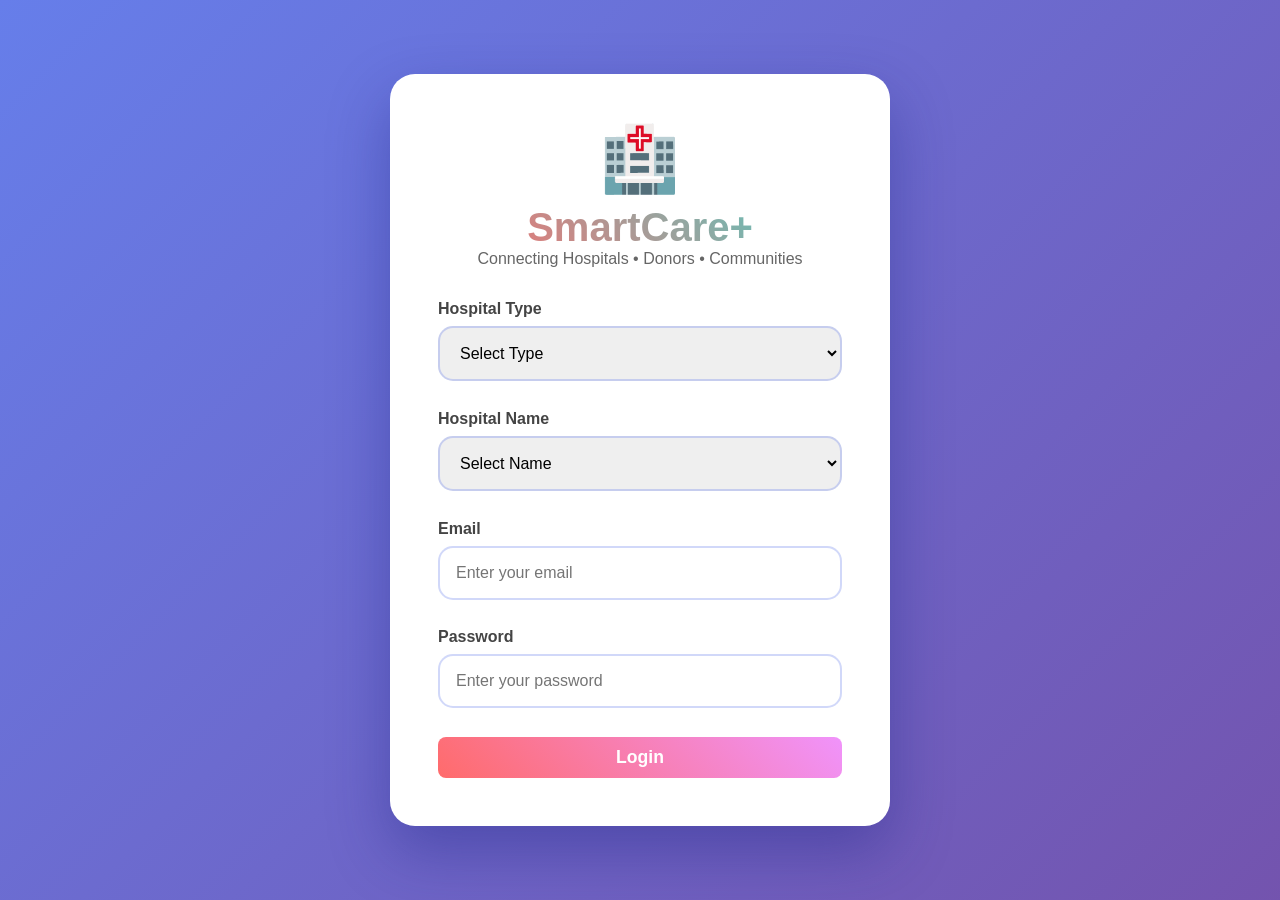
<file: SmartCare+/backend1/static/index.html>
<!DOCTYPE html>
<html lang="en">
<head>
    <meta charset="UTF-8">
    <title>SmartCare+ | Home</title>
    <link rel="stylesheet" href="index.css">
</head>
<body id="homeBody">
    <div class="login-container">
        <div class="login-card">
            <div class="login-logo">
                <div class="logo-icon">🏥</div>
                <h1>SmartCare+</h1>
                <p>Connecting Hospitals • Donors • Communities</p>
            </div>

            <form id="loginForm" onsubmit="handleLogin(event)">
                <div class="form-group">
                    <label for="hospitalType">Hospital Type</label>
                    <select id="hospitalType" onchange="updateHospitalNames()">
                        <option value="">Select Type</option>
                        <option value="government">Government</option>
                        <option value="private">Private</option>
                    </select>
                </div>

                <div class="form-group">
                    <label for="hospitalName">Hospital Name</label>
                    <select id="hospitalName">
                        <option value="">Select Name</option>
                    </select>
                </div>

                <div class="form-group">
                    <label for="email">Email</label>
                    <input type="email" id="email" placeholder="Enter your email" required>
                </div>

                <div class="form-group">
                    <label for="password">Password</label>
                    <input type="password" id="password" placeholder="Enter your password" required>
                </div>

                <button class="btn" type="submit">Login</button>
            </form>
        </div>
    </div>

    <script src="script.js"></script>
</body>
</html>
</file>
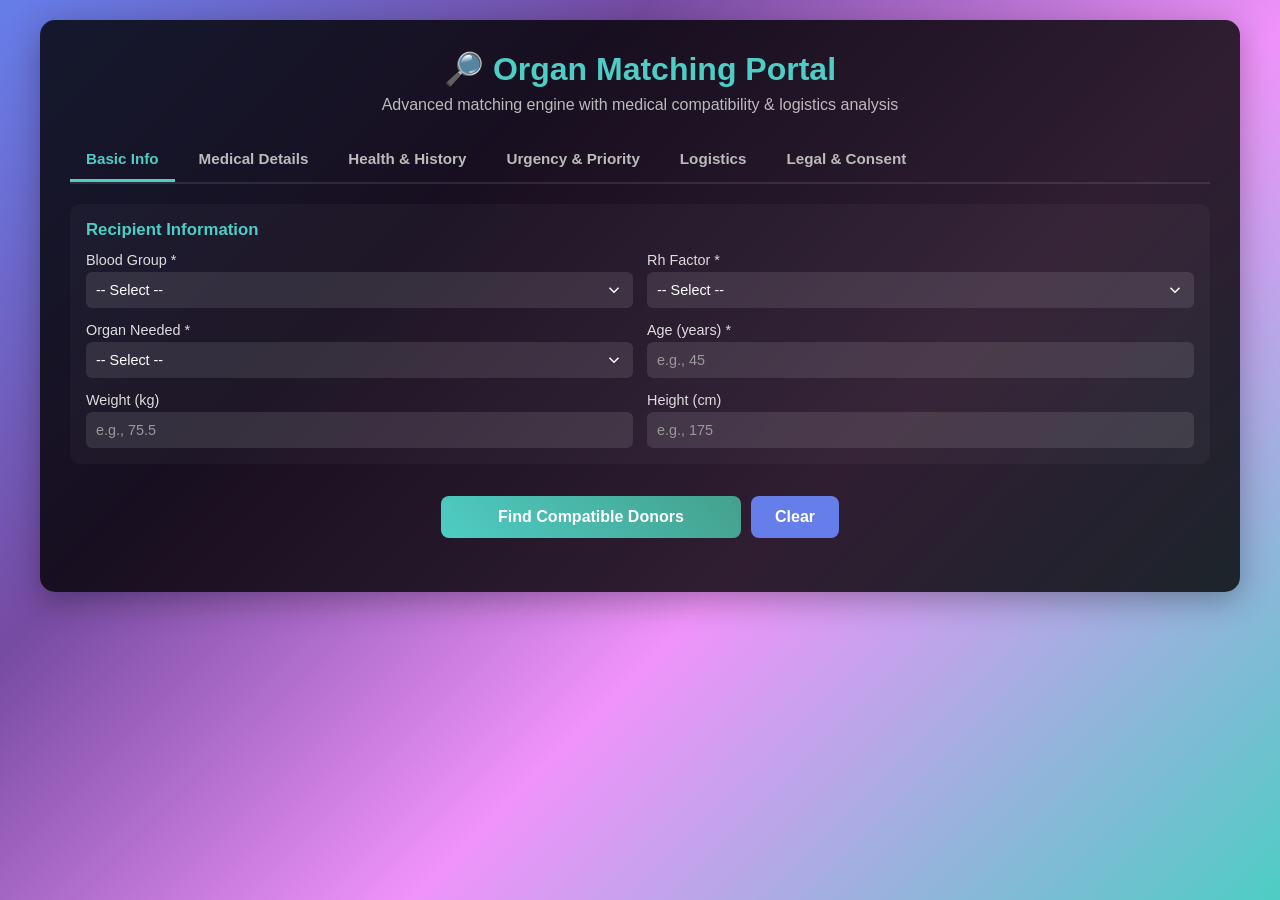
<file: SmartCare+/backend1/static/organ-matching.html>
<!DOCTYPE html>
<html lang="en">
<head>
  <meta charset="UTF-8">
  <title>Organ Matching Portal - SmartCare+</title>
  <style>
    * { margin:0; padding:0; box-sizing:border-box }
    body {
      font-family: 'Poppins', sans-serif;
      background: linear-gradient(135deg, #667eea 0%, #764ba2 30%, #f093fb 60%, #4ecdc4 100%);
      background-attachment: fixed;
      color: #fff;
      padding: 20px;
      min-height: 100vh;
    }
    .container { max-width: 1200px; margin: 0 auto; background: rgba(0,0,0,0.8); padding: 30px; border-radius: 15px; box-shadow: 0 8px 32px rgba(0,0,0,0.3) }
    h1 { text-align: center; color: #4ecdc4; margin-bottom: 8px; font-size: 2rem }
    .subtitle { text-align: center; color: #bbb; margin-bottom: 24px; font-size: 1rem }
    
    .tabs { display: flex; gap: 8px; margin-bottom: 20px; border-bottom: 2px solid rgba(255,255,255,0.1); flex-wrap: wrap }
    .tab-btn { background: transparent; color: #bbb; border: none; padding: 12px 16px; cursor: pointer; font-weight: 600; font-size: 0.95rem; border-bottom: 3px solid transparent; transition: 0.3s }
    .tab-btn.active { color: #4ecdc4; border-bottom-color: #4ecdc4 }
    .tab-btn:hover { color: #fff }
    
    .tab-content { display: none }
    .tab-content.active { display: block }
    
    .section { margin-bottom: 20px; padding: 16px; background: rgba(255,255,255,0.03); border-radius: 10px }
    .section h3 { color: #4ecdc4; margin-bottom: 12px; font-size: 1.05rem }
    .grid { display: grid; grid-template-columns: repeat(auto-fit, minmax(250px, 1fr)); gap: 14px }
    .grid-2 { grid-template-columns: repeat(2, 1fr) }
    
    label { display: block; color: #ddd; font-size: 0.9rem; margin-bottom: 4px }
    input, select, textarea { width: 100%; padding: 10px; border: none; border-radius: 6px; font-size: 0.9rem; background: rgba(255,255,255,0.1); color: #fff }
    input::placeholder { color: #999 }
    
    /* Enhanced dropdown styling for dark theme */
    select {
      background: rgba(255,255,255,0.1) url("data:image/svg+xml;charset=UTF-8,%3csvg xmlns='http://www.w3.org/2000/svg' viewBox='0 0 24 24' fill='none' stroke='white' stroke-width='2'%3e%3cpolyline points='6 9 12 15 18 9'%3e%3c/polyline%3e%3c/svg%3e") no-repeat right 10px center;
      background-size: 18px;
      padding-right: 36px;
      appearance: none;
      -webkit-appearance: none;
      -moz-appearance: none;
      cursor: pointer;
    }
    
    /* Color the select options with dark backgrounds */
    select option {
      background: #2a2a3e;
      color: #ddd;
      padding: 8px;
      line-height: 1.5;
    }
    
    /* Hover state for options */
    select option:hover {
      background: #3a3a50;
      color: #4ecdc4;
    }
    
    /* Selected option styling */
    select option:checked {
      background: linear-gradient(#4ecdc4, #4ecdc4);
      background-color: #4ecdc4;
      color: #000;
    }
    
    /* Webkit-specific styling for Chrome/Safari */
    select::-webkit-scrollbar {
      width: 8px;
    }
    
    select::-webkit-scrollbar-track {
      background: #2a2a3e;
    }
    
    select::-webkit-scrollbar-thumb {
      background: #4ecdc4;
      border-radius: 4px;
    }
    
    select::-webkit-scrollbar-thumb:hover {
      background: #44a08d;
    }
    
    .btn { background: linear-gradient(45deg, #4ecdc4, #44a08d); color: #fff; border: none; padding: 12px 24px; border-radius: 8px; cursor: pointer; font-weight: 600; font-size: 1rem; width: 100%; margin-top: 12px; transition: 0.3s }
    .btn:hover { filter: brightness(1.1) }
    .btn.secondary { background: #667eea; width: auto }
    
    .results { margin-top: 24px; max-height: 600px; overflow-y: auto }
    .donor-card { background: rgba(255,255,255,0.05); border-left: 4px solid #4ecdc4; padding: 16px; margin-bottom: 12px; border-radius: 8px }
    .donor-card.risk-high { border-left-color: #ff6b6b }
    .donor-card.risk-medium { border-left-color: #ffd93d }
    .donor-card.risk-low { border-left-color: #6bcf7f }
    
    .score-badge { display: inline-block; background: #4ecdc4; color: #000; padding: 6px 12px; border-radius: 20px; font-weight: bold; margin-bottom: 8px }
    .score-badge.high { background: #6bcf7f }
    .score-badge.medium { background: #ffd93d; color: #333 }
    .score-badge.low { background: #ff6b6b }
    
    .donor-info { margin-bottom: 8px; font-size: 0.9rem }
    .label-val { display: flex; justify-content: space-between; padding: 4px 0; border-bottom: 1px solid rgba(255,255,255,0.1) }
    .label-val span:first-child { color: #bbb }
    .label-val span:last-child { color: #fff; font-weight: 500 }
    
    .message { text-align: center; padding: 12px; margin-top: 12px; border-radius: 6px; font-weight: 600 }
    .message.error { background: rgba(255, 107, 107, 0.2); color: #ffb3b3 }
    .message.success { background: rgba(107, 207, 127, 0.2); color: #6bcf7f }
    
    @media (max-width: 768px) { .grid { grid-template-columns: 1fr } }
  </style>
</head>
<body>
  <div class="container">
    <h1>🔎 Organ Matching Portal</h1>
    <p class="subtitle">Advanced matching engine with medical compatibility & logistics analysis</p>

    <!-- Tabs -->
    <div class="tabs">
      <button class="tab-btn active" data-tab="basic">Basic Info</button>
      <button class="tab-btn" data-tab="medical">Medical Details</button>
      <button class="tab-btn" data-tab="health">Health & History</button>
      <button class="tab-btn" data-tab="urgency">Urgency & Priority</button>
      <button class="tab-btn" data-tab="logistics">Logistics</button>
      <button class="tab-btn" data-tab="legal">Legal & Consent</button>
    </div>

    <form id="organMatchForm">
      <!-- Basic Info Tab -->
      <div id="basic" class="tab-content active">
        <div class="section">
          <h3>Recipient Information</h3>
          <div class="grid grid-2">
            <div>
              <label for="recipient_blood_group">Blood Group *</label>
              <select id="recipient_blood_group" name="recipient_blood_group" required>
                <option value="">-- Select --</option>
                <option>A+</option><option>A-</option>
                <option>B+</option><option>B-</option>
                <option>O+</option><option>O-</option>
                <option>AB+</option><option>AB-</option>
              </select>
            </div>
            <div>
              <label for="recipient_rh">Rh Factor *</label>
              <select id="recipient_rh" name="recipient_rh" required>
                <option value="">-- Select --</option>
                <option>Positive</option>
                <option>Negative</option>
              </select>
            </div>
            <div>
              <label for="organ_type">Organ Needed *</label>
              <select id="organ_type" required>
                <option value="">-- Select --</option>
                <option>Kidney</option>
                <option>Liver</option>
                <option>Heart</option>
                <option>Lungs</option>
                <option>Pancreas</option>
                <option>Cornea</option>
              </select>
            </div>
            <div>
              <label for="recipient_age">Age (years) *</label>
              <input type="number" id="recipient_age" placeholder="e.g., 45" required>
            </div>
            <div>
              <label for="recipient_weight">Weight (kg)</label>
              <input type="number" id="recipient_weight" step="0.1" placeholder="e.g., 75.5">
            </div>
            <div>
              <label for="recipient_height">Height (cm)</label>
              <input type="number" id="recipient_height" step="0.1" placeholder="e.g., 175">
            </div>
          </div>
        </div>
      </div>

      <!-- Medical Details Tab -->
      <div id="medical" class="tab-content">
        <div class="section">
          <h3>HLA Tissue Typing</h3>
          <div class="grid">
            <div>
              <label for="hla_a">HLA-A</label>
              <input type="text" id="hla_a" placeholder="e.g., A02:01">
            </div>
            <div>
              <label for="hla_b">HLA-B</label>
              <input type="text" id="hla_b" placeholder="e.g., B07:02">
            </div>
            <div>
              <label for="hla_dr">HLA-DR</label>
              <input type="text" id="hla_dr" placeholder="e.g., DR04:01">
            </div>
          </div>
        </div>

        <div class="section">
          <h3>Organ-Specific Health Metrics</h3>
          <div class="grid grid-2">
            <div>
              <label for="creatinine">Creatinine Level (mg/dL) - Kidney</label>
              <input type="text" id="creatinine" placeholder="e.g., 1.2">
            </div>
            <div>
              <label for="alt">ALT (U/L) - Liver</label>
              <input type="text" id="alt" placeholder="e.g., 32">
            </div>
            <div>
              <label for="ast">AST (U/L) - Liver</label>
              <input type="text" id="ast" placeholder="e.g., 28">
            </div>
            <div>
              <label for="ejection_fraction">Ejection Fraction (%) - Heart</label>
              <input type="text" id="ejection_fraction" placeholder="e.g., 55">
            </div>
            <div>
              <label for="o2_sat">O2 Saturation (%) - Lungs</label>
              <input type="text" id="o2_sat" placeholder="e.g., 95">
            </div>
          </div>
        </div>

        <div class="section">
          <h3>Crossmatch & Compatibility</h3>
          <div class="grid grid-2">
            <div>
              <label for="crossmatch">Crossmatch Result</label>
              <select id="crossmatch">
                <option>Negative</option>
                <option>Positive</option>
                <option>Pending</option>
              </select>
            </div>
            <div>
              <label for="hla_mismatch">HLA Mismatch Count (0-6)</label>
              <input type="number" id="hla_mismatch" min="0" max="6" placeholder="0-6">
            </div>
          </div>
        </div>
      </div>

      <!-- Health & History Tab -->
      <div id="health" class="tab-content">
        <div class="section">
          <h3>Donor Health Status</h3>
          <div class="grid grid-2">
            <div>
              <label for="donor_status">Health Status</label>
              <select id="donor_status">
                <option>Healthy</option>
                <option>Stable</option>
                <option>Compromised</option>
              </select>
            </div>
            <div>
              <label for="donation_cause">Cause of Donation</label>
              <select id="donation_cause">
                <option value="">-- Select --</option>
                <option>Brain Death</option>
                <option>Cardiac Death</option>
                <option>Living Donor</option>
              </select>
            </div>
            <div>
              <label for="smoking">Smoking History</label>
              <select id="smoking">
                <option>Never</option>
                <option>Former (quit &gt; 5y)</option>
                <option>Former (quit &lt; 5y)</option>
                <option>Current</option>
              </select>
            </div>
            <div>
              <label for="alcohol">Alcohol Use</label>
              <select id="alcohol">
                <option>None</option>
                <option>Minimal</option>
                <option>Moderate</option>
                <option>Heavy</option>
              </select>
            </div>
          </div>
        </div>

        <div class="section">
          <h3>Medical History & Screening</h3>
          <div class="grid grid-2">
            <div>
              <label for="medical_conditions">Existing Conditions</label>
              <input type="text" id="medical_conditions" placeholder="e.g., Hypertension, Diabetes">
            </div>
            <div>
              <label for="infection_screening">Infection Screening Status</label>
              <select id="infection_screening">
                <option>Negative</option>
                <option>Positive</option>
                <option>Pending</option>
              </select>
            </div>
          </div>
        </div>
      </div>

      <!-- Urgency & Priority Tab -->
      <div id="urgency" class="tab-content">
        <div class="section">
          <h3>Recipient Priority Assessment</h3>
          <div class="grid grid-2">
            <div>
              <label for="urgency_level">Urgency Level *</label>
              <select id="urgency_level" required>
                <option value="">-- Select --</option>
                <option>Critical (1)</option>
                <option>High (2)</option>
                <option>Medium (3)</option>
                <option>Low (4)</option>
              </select>
            </div>
            <div>
              <label for="waiting_days">Days on Waitlist</label>
              <input type="number" id="waiting_days" placeholder="e.g., 180">
            </div>
            <div>
              <label for="priority_score">Priority Score (MELD/LAS)</label>
              <input type="text" id="priority_score" placeholder="e.g., 28 (MELD)">
            </div>
            <div>
              <label for="recipient_category">Category</label>
              <select id="recipient_category">
                <option>Pediatric (&lt;18)</option>
                <option>Adult (18-65)</option>
                <option>Senior (&gt;65)</option>
              </select>
            </div>
          </div>
        </div>
      </div>

      <!-- Logistics Tab -->
      <div id="logistics" class="tab-content">
        <div class="section">
          <h3>Geographic & Transport</h3>
          <div class="grid grid-2">
            <div>
              <label for="distance">Distance (km)</label>
              <input type="number" id="distance" placeholder="e.g., 150">
            </div>
            <div>
              <label for="transport_time">Transport Time (hours)</label>
              <input type="number" id="transport_time" step="0.5" placeholder="e.g., 2.5">
            </div>
            <div>
              <label for="cold_ischemia_limit">Cold Ischemia Time Limit (hours)</label>
              <input type="text" id="cold_ischemia_limit" placeholder="e.g., 24 (kidney), 12 (heart)">
            </div>
            <div>
              <label for="transport_available">Transport Availability</label>
              <select id="transport_available">
                <option>Immediate</option>
                <option>Within 2 hours</option>
                <option>Within 6 hours</option>
                <option>Delayed</option>
              </select>
            </div>
          </div>
        </div>

        <div class="section">
          <h3>Hospital Infrastructure</h3>
          <div class="grid grid-2">
            <div>
              <label for="donor_hospital">Donor Hospital ICU Level</label>
              <select id="donor_hospital">
                <option>Level-1</option>
                <option>Level-2</option>
                <option>Level-3</option>
              </select>
            </div>
            <div>
              <label for="recipient_hospital">Recipient Hospital ICU Level</label>
              <select id="recipient_hospital">
                <option>Level-1</option>
                <option>Level-2</option>
                <option>Level-3</option>
              </select>
            </div>
            <div>
              <label for="or_availability">OR Availability</label>
              <select id="or_availability">
                <option>Available Now</option>
                <option>Within 2 hours</option>
                <option>Within 6 hours</option>
              </select>
            </div>
          </div>
        </div>
      </div>

      <!-- Legal & Consent Tab -->
      <div id="legal" class="tab-content">
        <div class="section">
          <h3>Legal & Consent Verification</h3>
          <div class="grid grid-2">
            <div>
              <label for="consent_status">Consent Verification Status</label>
              <select id="consent_status">
                <option>Verified</option>
                <option>Pending</option>
                <option>Not Verified</option>
              </select>
            </div>
            <div>
              <label for="legal_clearance">Legal Clearance</label>
              <select id="legal_clearance">
                <option>Approved</option>
                <option>Pending</option>
                <option>Rejected</option>
              </select>
            </div>
            <div>
              <label for="family_approval">Family Approval Status</label>
              <select id="family_approval">
                <option>Approved</option>
                <option>Pending</option>
                <option>Withheld</option>
              </select>
            </div>
            <div>
              <label for="registry_id">Registry ID</label>
              <input type="text" id="registry_id" placeholder="e.g., OM-2025-001234">
            </div>
          </div>
        </div>
      </div>

      <!-- Submit -->
      <div style="text-align: center; margin-top: 20px; display: flex; gap: 10px; justify-content: center">
        <button type="submit" class="btn" style="width: 300px">Find Compatible Donors</button>
        <button type="reset" class="btn secondary">Clear</button>
      </div>
    </form>

    <div id="message"></div>
    <div id="results" class="results"></div>
  </div>

  <script>
    // ==================== UNIFIED FORM STATE ====================
    const formState = {
      // Basic Info
      recipient_blood_group: '',
      recipient_rh: '',
      organ_type: '',
      recipient_age: '',
      recipient_weight: '',
      recipient_height: '',
      // Medical Details
      hla_a: '',
      hla_b: '',
      hla_dr: '',
      creatinine: '',
      alt: '',
      ast: '',
      ejection_fraction: '',
      o2_sat: '',
      crossmatch: 'Negative',
      hla_mismatch: '',
      // Health & History
      donor_status: 'Healthy',
      donation_cause: '',
      smoking: 'Never',
      alcohol: 'None',
      medical_conditions: '',
      infection_screening: 'Negative',
      // Urgency & Priority
      urgency_level: '',
      waiting_days: '',
      priority_score: '',
      recipient_category: 'Adult (18-65)',
      // Logistics
      distance: '',
      transport_time: '',
      cold_ischemia_limit: '',
      transport_available: 'Immediate',
      donor_hospital: 'Level-1',
      recipient_hospital: 'Level-1',
      or_availability: 'Available Now',
      // Legal & Consent
      consent_status: 'Verified',
      legal_clearance: 'Approved',
      family_approval: 'Approved',
      registry_id: ''
    };

    // Mandatory fields mapping
    const mandatoryFields = {
      recipient_blood_group: { tab: 'basic', label: 'Blood Group' },
      recipient_rh: { tab: 'basic', label: 'Rh Factor' },
      organ_type: { tab: 'basic', label: 'Organ Needed' },
      recipient_age: { tab: 'basic', label: 'Age (years)' },
      urgency_level: { tab: 'urgency', label: 'Urgency Level' }
    };

    // ==================== SYNC FORM TO STATE ====================
    function syncFormToState() {
      Object.keys(formState).forEach(key => {
        const el = document.getElementById(key);
        if(el) formState[key] = el.value;
      });
    }

    // ==================== SYNC STATE TO FORM ====================
    function syncStateToForm() {
      Object.keys(formState).forEach(key => {
        const el = document.getElementById(key);
        if(el) el.value = formState[key];
      });
    }

    // ==================== TAB SWITCHING ====================
    document.querySelectorAll('.tab-btn').forEach(btn => {
      btn.addEventListener('click', () => {
        syncFormToState(); // Save current tab data before switching
        document.querySelectorAll('.tab-content').forEach(t => t.classList.remove('active'));
        document.querySelectorAll('.tab-btn').forEach(b => b.classList.remove('active'));
        btn.classList.add('active');
        document.getElementById(btn.dataset.tab).classList.add('active');
        document.getElementById('message').innerHTML = ''; // Clear messages on tab switch
        clearHighlights(); // Remove error highlights
      });
    });

    // ==================== INPUT SYNC ====================
    document.querySelectorAll('input, select, textarea').forEach(el => {
      el.addEventListener('change', syncFormToState);
      el.addEventListener('input', syncFormToState);
    });

    // ==================== VALIDATION ====================
    function validateAllFields() {
      const errors = [];
      
      for(const [fieldId, fieldInfo] of Object.entries(mandatoryFields)) {
        const val = formState[fieldId];
        if(val === null || val === '' || val === undefined) {
          errors.push({ fieldId, tab: fieldInfo.tab, label: fieldInfo.label });
        }
      }

      return errors;
    }

    // ==================== CLEAR HIGHLIGHTS ====================
    function clearHighlights() {
      document.querySelectorAll('input, select').forEach(el => {
        el.style.borderColor = '';
        el.style.borderWidth = '';
      });
    }

    // ==================== HIGHLIGHT ERROR FIELD ====================
    function highlightField(fieldId) {
      const el = document.getElementById(fieldId);
      if(el) {
        el.style.borderColor = '#ff6b6b';
        el.style.borderWidth = '2px';
        el.scrollIntoView({ behavior: 'smooth', block: 'center' });
      }
    }

    // ==================== NAVIGATE TO TAB ====================
    function navigateToTab(tabName) {
      const tabBtn = document.querySelector(`[data-tab="${tabName}"]`);
      const tabContent = document.getElementById(tabName);
      if(tabBtn && tabContent) {
        document.querySelectorAll('.tab-content').forEach(t => t.classList.remove('active'));
        document.querySelectorAll('.tab-btn').forEach(b => b.classList.remove('active'));
        tabBtn.classList.add('active');
        tabContent.classList.add('active');
      }
    }

    // ==================== MATCHING ALGORITHM ====================
    function calculateCompatibilityScore(input) {
      let score = 0;
      
      const recipientBlood = input.recipient_blood_group;
      const matchPercentage = (recipientBlood === 'O+' || recipientBlood === 'O-') ? 0.8 : 
                             (recipientBlood === 'AB+' || recipientBlood === 'AB-') ? 0.9 : 0.95;
      score += matchPercentage * 20;
      
      if(input.recipient_rh) score += 10;
      
      const hlaMismatch = parseInt(input.hla_mismatch) || 3;
      score += Math.max(0, 15 - (hlaMismatch * 2));
      
      if(input.crossmatch === 'Negative') score += 15;
      else if(input.crossmatch === 'Pending') score += 7;
      
      const creatinine = parseFloat(input.creatinine) || 2;
      const alt = parseFloat(input.alt) || 50;
      const ast = parseFloat(input.ast) || 50;
      const ejection = parseFloat(input.ejection_fraction) || 40;
      const o2 = parseFloat(input.o2_sat) || 90;
      
      let metricScore = 0;
      if(creatinine < 1.5) metricScore += 5;
      if(alt < 40 && ast < 40) metricScore += 5;
      if(ejection > 50) metricScore += 5;
      if(o2 > 94) metricScore += 5;
      score += metricScore;
      
      const ageDiff = Math.abs(input.donor_age - input.recipient_age) || 25;
      if(ageDiff <= 15) score += 10;
      else if(ageDiff <= 25) score += 6;
      else score += 2;
      
      const transportTime = parseFloat(input.transport_time) || 10;
      const coldLimit = parseFloat(input.cold_ischemia_limit) || 24;
      if(transportTime < coldLimit * 0.5) score += 10;
      else if(transportTime < coldLimit) score += 6;
      
      return Math.min(100, Math.max(0, Math.round(score)));
    }

    function getRiskLevel(score) {
      if(score >= 75) return { level: 'low', color: '#6bcf7f' };
      if(score >= 50) return { level: 'medium', color: '#ffd93d' };
      return { level: 'high', color: '#ff6b6b' };
    }

    function getMockDonors() {
      return [
        { id: 1, name: 'Donor A', blood: 'O+', rh: 'Positive', age: 40, organ: 'Kidney', creatinine: 0.9, alt: 25, ast: 22, ejection_fraction: 60, o2_sat: 97, donation_cause: 'Brain Death', distance: 120, transport_time: 2, cold_ischemia_limit: 32 },
        { id: 2, name: 'Donor B', blood: 'A+', rh: 'Positive', age: 55, organ: 'Liver', creatinine: 1.1, alt: 35, ast: 30, ejection_fraction: 55, o2_sat: 96, donation_cause: 'Cardiac Death', distance: 85, transport_time: 1.5, cold_ischemia_limit: 18 },
        { id: 3, name: 'Donor C', blood: 'B+', rh: 'Positive', age: 35, organ: 'Heart', creatinine: 0.8, alt: 28, ast: 25, ejection_fraction: 62, o2_sat: 98, donation_cause: 'Brain Death', distance: 200, transport_time: 3.5, cold_ischemia_limit: 12 }
      ];
    }

    // ==================== FORM SUBMISSION ====================
    document.getElementById('organMatchForm').addEventListener('submit', (e) => {
      e.preventDefault();
      
      syncFormToState(); // Ensure state is up-to-date
      clearHighlights();
      document.getElementById('message').innerHTML = '';
      document.getElementById('results').innerHTML = '';

      // Validate all mandatory fields
      const errors = validateAllFields();
      if(errors.length > 0) {
        const firstError = errors[0];
        navigateToTab(firstError.tab);
        highlightField(firstError.fieldId);
        
        let errorMsg = '<div class="message error"><strong>Missing Required Fields:</strong><ul style="text-align:left;margin:8px 0">';
        errors.forEach(err => {
          errorMsg += `<li>${err.label} (${err.tab.toUpperCase()})</li>`;
        });
        errorMsg += '</ul></div>';
        document.getElementById('message').innerHTML = errorMsg;
        return;
      }

      // Show loading state
      document.getElementById('message').innerHTML = '<div class="message" style="background:rgba(78,205,196,0.2);color:#4ecdc4">🔄 Matching donors...</div>';
      document.getElementById('results').innerHTML = '';

      // Simulate async processing
      setTimeout(() => {
        try {
          const input = { ...formState };
          const donors = getMockDonors();
          const matches = donors.map(d => ({
            ...d,
            donor_age: d.age,
            score: calculateCompatibilityScore({ ...input, donor_age: d.age }),
            transport_time: d.transport_time,
            cold_ischemia_limit: d.cold_ischemia_limit
          })).sort((a, b) => b.score - a.score);

          if(matches.length === 0) {
            document.getElementById('message').innerHTML = '<div class="message error">❌ No compatible donors found. Try adjusting your criteria.</div>';
            return;
          }

          let html = '<h3 style="color: #4ecdc4; margin-bottom: 16px">✅ Compatible Donors (Ranked)</h3>';
          matches.forEach((m, idx) => {
            const risk = getRiskLevel(m.score);
            html += `
              <div class="donor-card risk-${risk.level}">
                <div style="display: flex; justify-content: space-between; align-items: center; margin-bottom: 12px">
                  <div>
                    <strong>#${idx + 1} - ${m.name}</strong> (ID: ${m.id})
                    <div style="font-size: 0.85rem; color: #bbb">Donation: ${m.donation_cause}</div>
                  </div>
                  <span class="score-badge ${risk.level}">${m.score}% Match</span>
                </div>
                <div class="label-val">
                  <span>Blood Group:</span>
                  <span>${m.blood} / ${m.rh}</span>
                </div>
                <div class="label-val">
                  <span>Age / Organ:</span>
                  <span>${m.age} years / ${m.organ}</span>
                </div>
                <div class="label-val">
                  <span>HLA Mismatch:</span>
                  <span>${formState.hla_mismatch || 'N/A'}</span>
                </div>
                <div class="label-val">
                  <span>Distance / Transport:</span>
                  <span>${m.distance}km / ${m.transport_time}h</span>
                </div>
                <div class="label-val">
                  <span>Cold Ischemia Limit:</span>
                  <span>${m.cold_ischemia_limit}h</span>
                </div>
                <div class="label-val">
                  <span>Risk Level:</span>
                  <span style="color: ${risk.color}">${risk.level.toUpperCase()}</span>
                </div>
              </div>
            `;
          });
          document.getElementById('results').innerHTML = html;
          document.getElementById('message').innerHTML = '';
        } catch(err) {
          document.getElementById('message').innerHTML = `<div class="message error">❌ Error: ${err.message}</div>`;
        }
      }, 800);
    });
  </script>
</body>
</html>
</file>
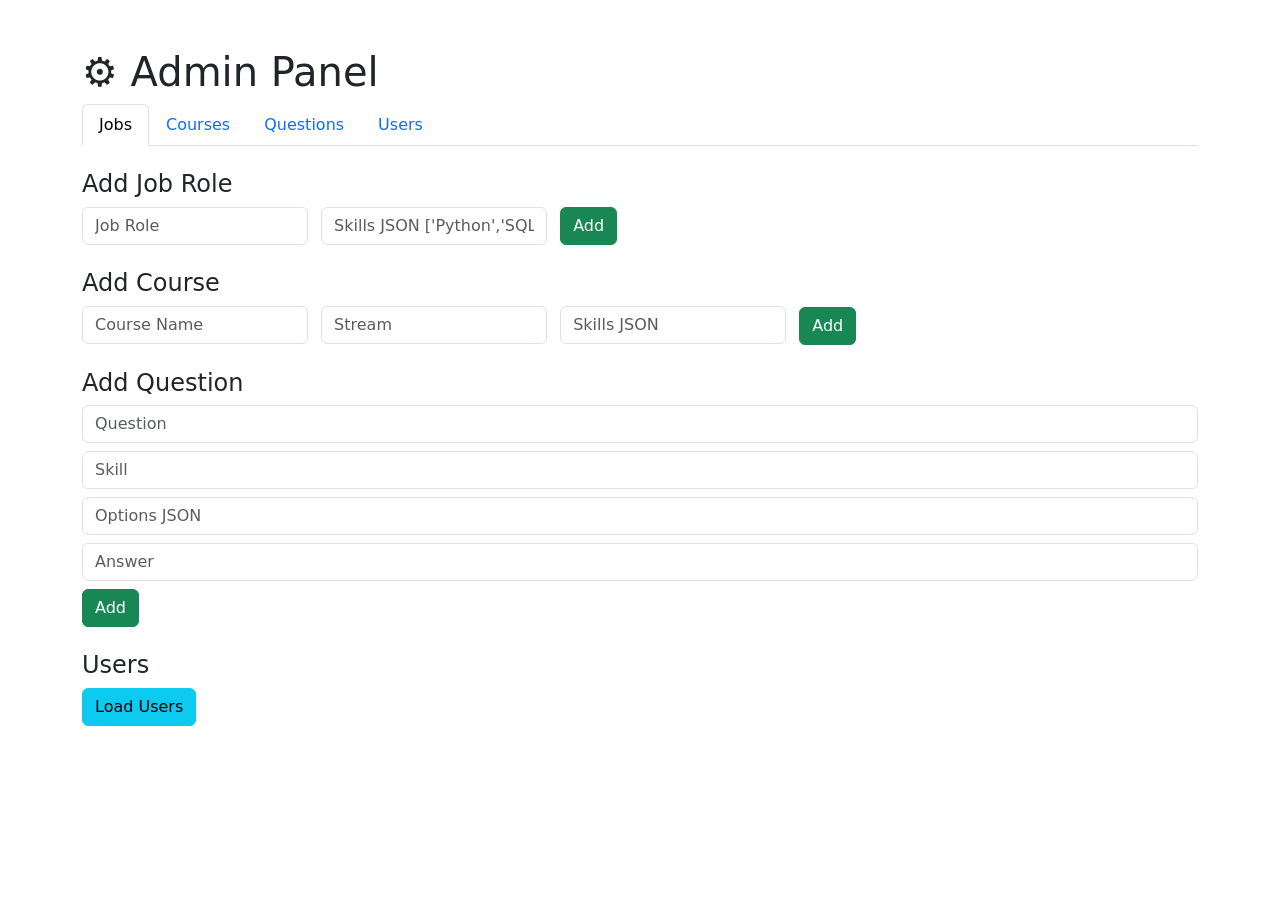
<file: Career-Guidance/career-guidance-v2/frontend/templates/admin.html>
<!DOCTYPE html>
<html>
<head>
    <title>Admin Panel</title>
    <link href="https://cdn.jsdelivr.net/npm/bootstrap@5.3.0/dist/css/bootstrap.min.css" rel="stylesheet">
</head>
<body class="container mt-5">
    <h1>⚙️ Admin Panel</h1>
    <ul class="nav nav-tabs">
        <li class="nav-item"><a class="nav-link active" href="#jobs">Jobs</a></li>
        <li class="nav-item"><a class="nav-link" href="#courses">Courses</a></li>
        <li class="nav-item"><a class="nav-link" href="#questions">Questions</a></li>
        <li class="nav-item"><a class="nav-link" href="#users">Users</a></li>
    </ul>
    <div class="tab-content mt-4">
        <div id="jobs">
            <h4>Add Job Role</h4>
            <input id="jobName" placeholder="Job Role" class="form-control d-inline w-auto me-2">
            <input id="jobSkills" placeholder="Skills JSON ['Python','SQL']" class="form-control d-inline w-auto me-2">
            <button onclick="addJob()" class="btn btn-success">Add</button>
        </div>
        <div id="courses" class="mt-4">
            <h4>Add Course</h4>
            <input id="courseName" placeholder="Course Name" class="form-control d-inline w-auto me-2">
            <input id="courseStream" placeholder="Stream" class="form-control d-inline w-auto me-2">
            <input id="courseSkills" placeholder="Skills JSON" class="form-control d-inline w-auto me-2">
            <button onclick="addCourse()" class="btn btn-success">Add</button>
        </div>
        <div id="questions" class="mt-4">
            <h4>Add Question</h4>
            <input id="qText" placeholder="Question" class="form-control mb-2">
            <input id="qSkill" placeholder="Skill" class="form-control mb-2">
            <input id="qOptions" placeholder="Options JSON" class="form-control mb-2">
            <input id="qAnswer" placeholder="Answer" class="form-control mb-2">
            <button onclick="addQuestion()" class="btn btn-success">Add</button>
        </div>
        <div id="users" class="mt-4">
            <h4>Users</h4>
            <button onclick="listUsers()" class="btn btn-info">Load Users</button>
            <div id="userList"></div>
        </div>
    </div>
    <script>
        async function addJob() {
            const job = document.getElementById('jobName').value;
            const skills = JSON.parse(document.getElementById('jobSkills').value || '[]');
            await fetch('/api/admin/add-job', {method: 'POST', headers: {'Content-Type': 'application/json'},
                body: JSON.stringify({job_role: job, required_skills: skills})});
            alert('Added');
        }
        async function addCourse() {
            const course = document.getElementById('courseName').value;
            const stream = document.getElementById('courseStream').value;
            const skills = JSON.parse(document.getElementById('courseSkills').value || '[]');
            await fetch('/api/admin/add-course', {method: 'POST', headers: {'Content-Type': 'application/json'},
                body: JSON.stringify({course_name: course, stream, skills_gained: skills})});
            alert('Added');
        }
        async function addQuestion() {
            const data = {
                question: document.getElementById('qText').value,
                skill: document.getElementById('qSkill').value,
                options: JSON.parse(document.getElementById('qOptions').value || '[]'),
                answer: document.getElementById('qAnswer').value
            };
            await fetch('/api/admin/add-question', {method: 'POST', headers: {'Content-Type': 'application/json'},
                body: JSON.stringify(data)});
            alert('Added');
        }
        async function listUsers() {
            const res = await fetch('/api/admin/users');
            const users = await res.json();
            document.getElementById('userList').innerHTML = users.map(u => 
                `<div class="card mb-2"><div class="card-body">${u.name} (${u.user_type}) - ${u.email}</div></div>`).join('');
        }
    </script>
</body>
</html>
</file>
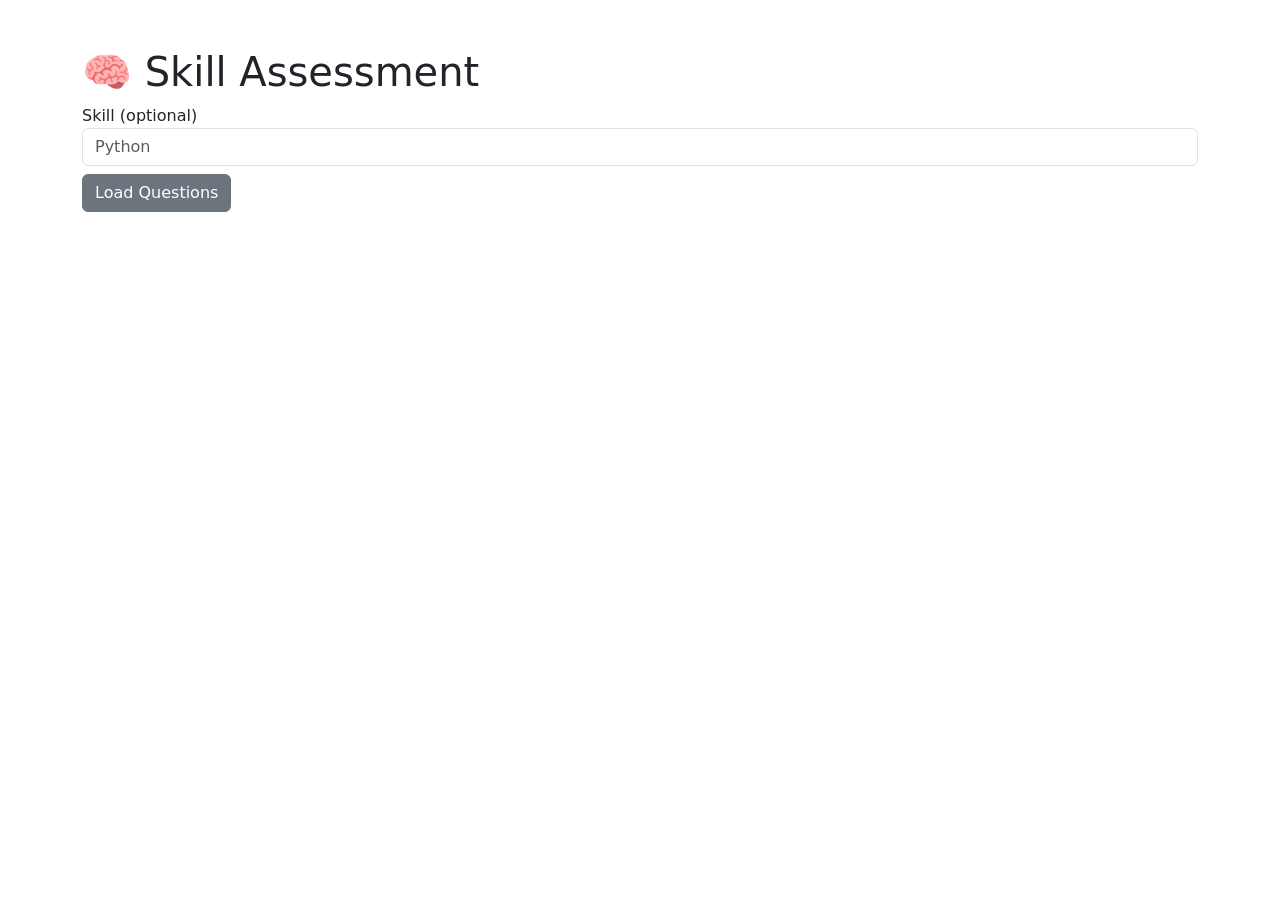
<file: Career-Guidance/career-guidance-v2/frontend/templates/assessment.html>
<!DOCTYPE html>
<html>
<head>
    <title>Assessment System</title>
    <link href="https://cdn.jsdelivr.net/npm/bootstrap@5.3.0/dist/css/bootstrap.min.css" rel="stylesheet">
</head>
<body class="container mt-5">
    <h1>🧠 Skill Assessment</h1>
    <div class="mb-3">
        <label>Skill (optional)</label>
        <input type="text" class="form-control" id="skill" placeholder="Python">
        <button id="loadQuiz" class="btn btn-secondary mt-2">Load Questions</button>
    </div>
    <form id="quizForm">
        <div id="questions"></div>
        <button type="submit" class="btn btn-primary mt-3" id="submitBtn" style="display:none">Submit Quiz</button>
    </form>
    <div id="results" class="mt-4" style="display:none"></div>
    <script>
        let quizData = [];
        document.getElementById('loadQuiz').onclick = async () => {
            const skill = document.getElementById('skill').value;
            const res = await fetch(`/api/assessment?skill=${skill}&count=10`);
            quizData = await res.json();
            let html = '';
            quizData.questions.forEach((q, i) => {
                html += `<div class="mb-4">
                    <h6>Q${i+1}: ${q[0]}</h6>
                    <div>`;
                for (let j=1; j<q.length-1; j++) {
                    html += `<div class="form-check">
                        <input class="form-check-input" type="radio" name="q${i}" value="${q[j]}" id="q${i}_${j}">
                        <label class="form-check-label">${q[j]}</label>
                    </div>`;
                }
                html += '</div></div>';
            });
            document.getElementById('questions').innerHTML = html;
            document.getElementById('submitBtn').style.display = 'block';
        };
        document.getElementById('quizForm').onsubmit = async (e) => {
            e.preventDefault();
            const answers = [];
            quizData.questions.forEach((_, i) => {
                const sel = document.querySelector(`input[name="q${i}"]:checked`);
                if (sel) answers.push({question_id: i+1, selected: sel.value});
            });
            const res = await fetch('/api/submit-assessment', {
                method: 'POST',
                headers: {'Content-Type': 'application/json'},
                body: JSON.stringify({answers})
            });
            const data = await res.json();
            document.getElementById('results').innerHTML = `
                <div class="card">
                    <div class="card-body">
                        <h4>Score: ${data.score}/${data.total} (${data.percentage}%)</h4>
                        ${data.feedback.length ? '<h6>Feedback:</h6><ul>' + data.feedback.map(f => `<li>${f}</li>`).join('') + '</ul>' : ''}
                    </div>
                </div>`;
            document.getElementById('results').style.display = 'block';
        };
    </script>
</body>
</html>
</file>
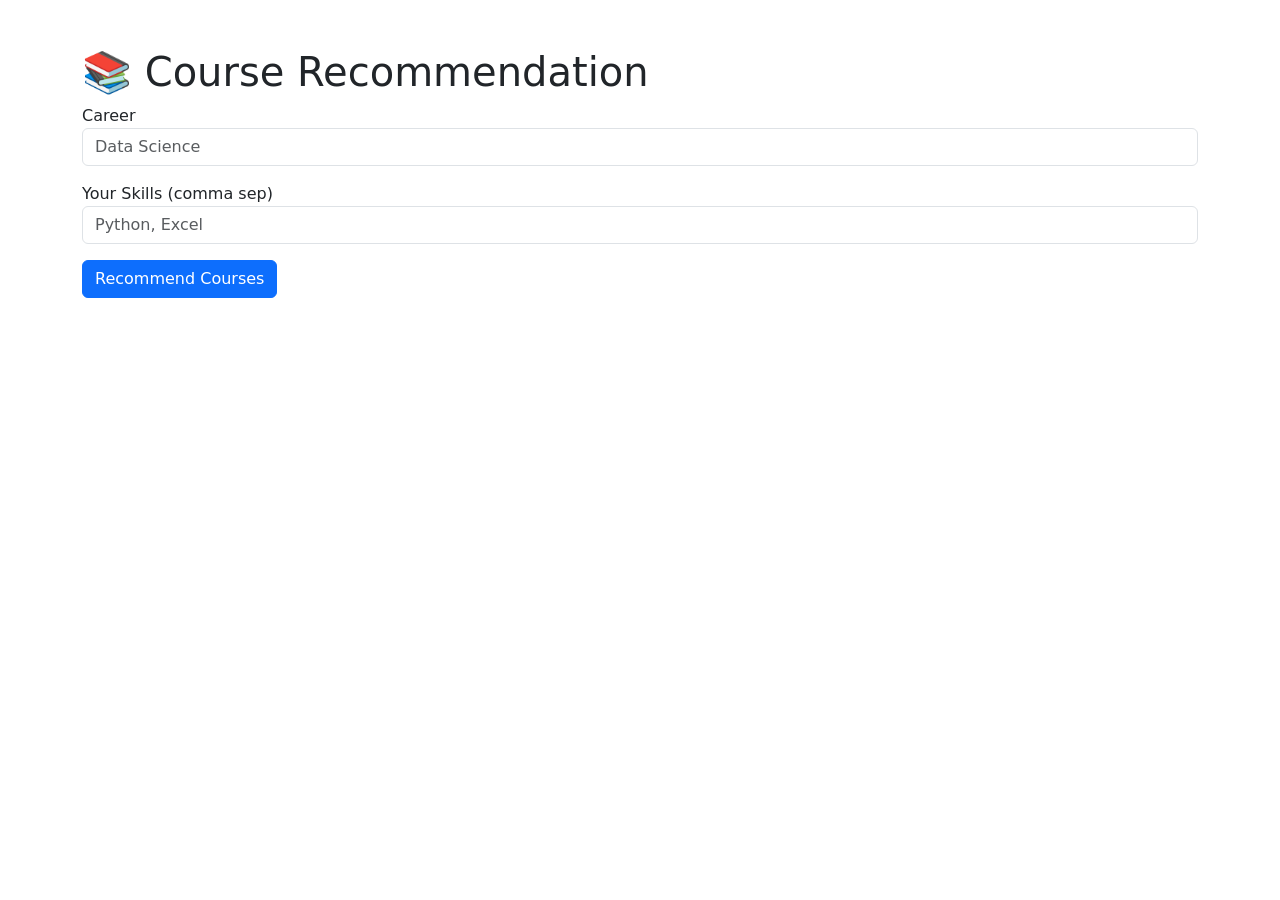
<file: Career-Guidance/career-guidance-v2/frontend/templates/courses.html>
<!DOCTYPE html>
<html>
<head>
    <title>Course Recommendation</title>
    <link href="https://cdn.jsdelivr.net/npm/bootstrap@5.3.0/dist/css/bootstrap.min.css" rel="stylesheet">
</head>
<body class="container mt-5">
    <h1>📚 Course Recommendation</h1>
    <form id="courseForm">
        <div class="mb-3">
            <label>Career</label>
            <input type="text" class="form-control" id="career" placeholder="Data Science">
        </div>
        <div class="mb-3">
            <label>Your Skills (comma sep)</label>
            <input type="text" class="form-control" id="skills" placeholder="Python, Excel">
        </div>
        <button type="submit" class="btn btn-primary">Recommend Courses</button>
    </form>
    <div id="results" class="mt-4"></div>
    <script>
        document.getElementById('courseForm').onsubmit = async (e) => {
            e.preventDefault();
            const career = document.getElementById('career').value;
            const skills = document.getElementById('skills').value;
            const res = await fetch(`/api/recommend-courses?career=${career}&user_skills=${skills}`);
            const data = await res.json();
            let html = '<h5>Missing Skills: ' + data.missing_skills.join(', ') + '</h5>';
            html += '<ul class="list-group">';
            data.recommendations.forEach(r => {
                html += `<li class="list-group-item">${r.course} (${r.stream}) - Match: ${r.score}%</li>`;
            });
            html += '</ul>';
            document.getElementById('results').innerHTML = html;
        }
    </script>
</body>
</html>
</file>
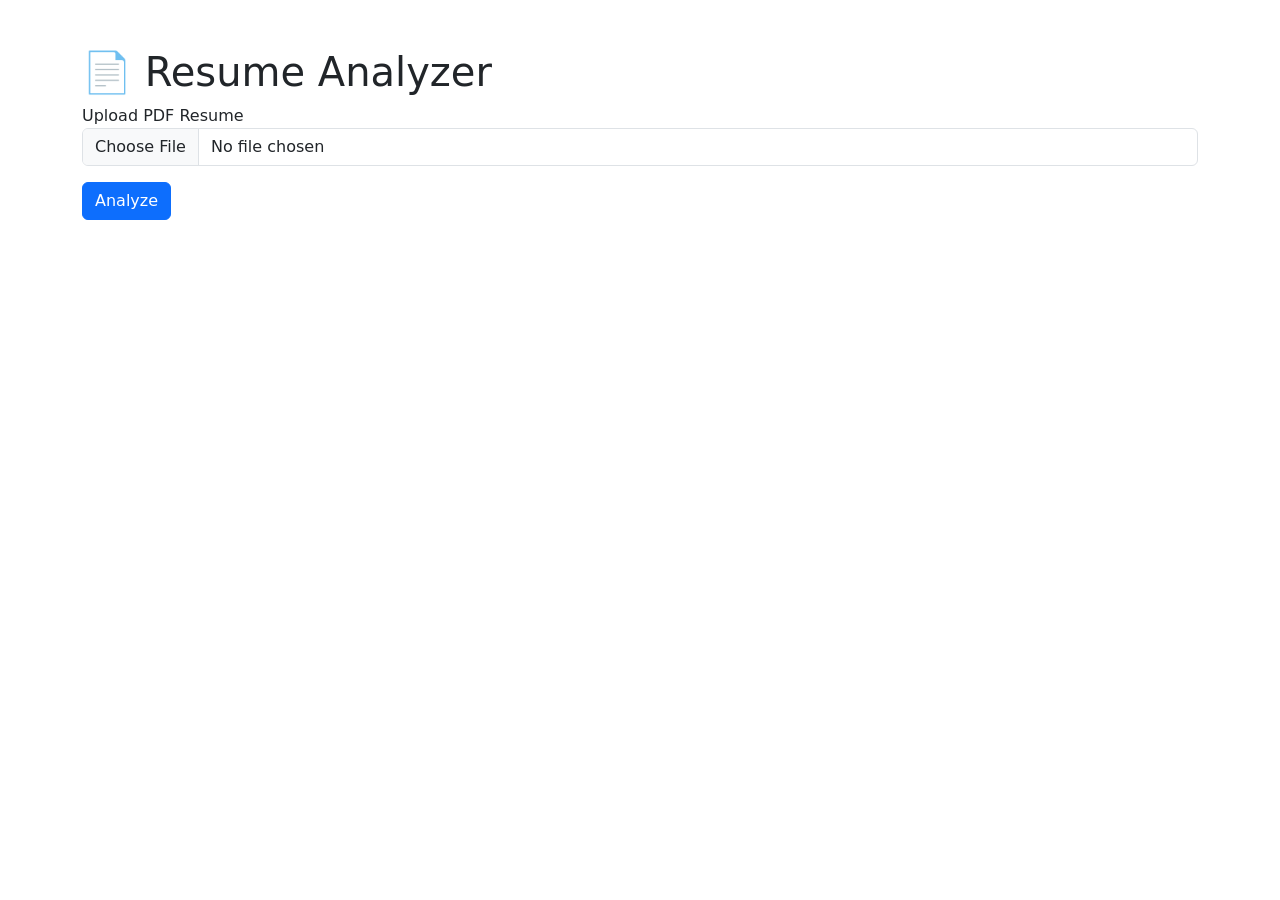
<file: Career-Guidance/career-guidance-v2/frontend/templates/resume.html>
<!DOCTYPE html>
<html>
<head>
    <title>Resume Analyzer</title>
    <link href="https://cdn.jsdelivr.net/npm/bootstrap@5.3.0/dist/css/bootstrap.min.css" rel="stylesheet">
</head>
<body class="container mt-5">
    <h1>📄 Resume Analyzer</h1>
    <form id="resumeForm">
        <div class="mb-3">
            <label>Upload PDF Resume</label>
            <input type="file" class="form-control" id="resumeFile" accept=".pdf">
        </div>
        <button type="submit" class="btn btn-primary">Analyze</button>
    </form>
    <div id="results" class="mt-4"></div>
    <script>
        document.getElementById('resumeForm').onsubmit = async (e) => {
            e.preventDefault();
            const file = document.getElementById('resumeFile').files[0];
            if (!file) return alert('Select PDF');
            const formData = new FormData();
            formData.append('resume', file);
            try {
                const res = await fetch('/api/resume', {method: 'POST', body: formData});
                const data = await res.json();
                document.getElementById('results').innerHTML = `
                    <div class="card">
                        <div class="card-body">
                            <h5>Skills Found: ${data.analysis.found_skills.join(', ')}</h5>
                            <p>Score: ${data.analysis.resume_score}/100</p>
                            <h6>Career Suggestions:</h6>
                            <ul>${data.analysis.career_suggestions.map(s => `<li>${s.career} (${s.match}%)</li>`).join('')}</ul>
                        </div>
                    </div>`;
            } catch(e) {alert('Error: ' + e)}
        }
    </script>
</body>
</html>
</file>
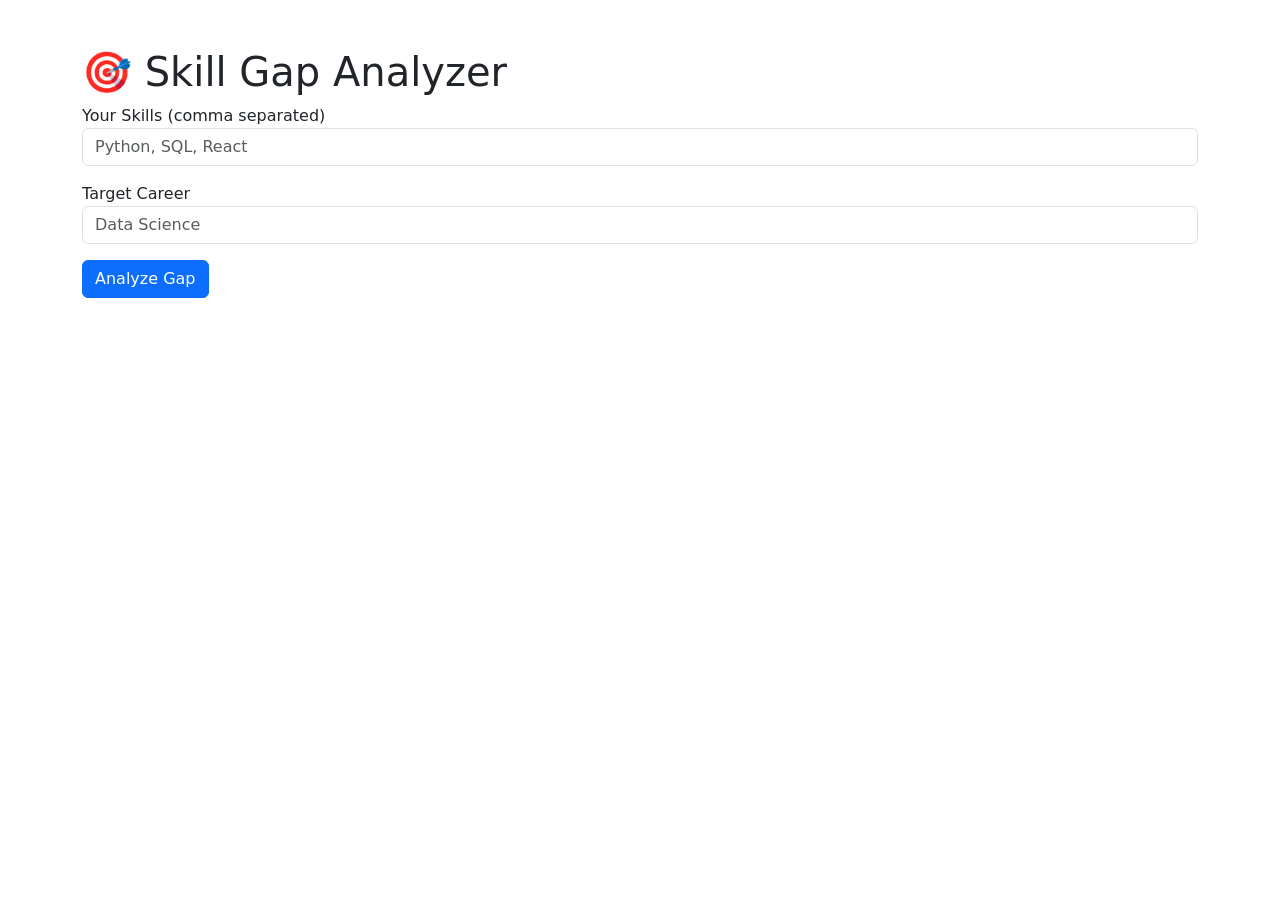
<file: Career-Guidance/career-guidance-v2/frontend/templates/skillgap.html>
<!DOCTYPE html>
<html>
<head>
    <title>Skill Gap Analyzer</title>
    <link href="https://cdn.jsdelivr.net/npm/bootstrap@5.3.0/dist/css/bootstrap.min.css" rel="stylesheet">
</head>
<body class="container mt-5">
    <h1>🎯 Skill Gap Analyzer</h1>
    <form id="gapForm">
        <div class="mb-3">
            <label>Your Skills (comma separated)</label>
            <input type="text" class="form-control" id="userSkills" placeholder="Python, SQL, React">
        </div>
        <div class="mb-3">
            <label>Target Career</label>
            <input type="text" class="form-control" id="career" placeholder="Data Science">
        </div>
        <button type="submit" class="btn btn-primary">Analyze Gap</button>
    </form>
    <div id="results" class="mt-4"></div>
    <script>
        document.getElementById('gapForm').onsubmit = async (e) => {
            e.preventDefault();
            const skills = document.getElementById('userSkills').value.split(',').map(s=>s.trim()).filter(Boolean);
            const career = document.getElementById('career').value;
            const res = await fetch('/api/skill-gap', {
                method: 'POST',
                headers: {'Content-Type': 'application/json'},
                body: JSON.stringify({user_skills: skills, target_career: career})
            });
            const data = await res.json();
            document.getElementById('results').innerHTML = `
                <div class="card">
                    <div class="card-body">
                        <h5>Match: ${data.match_percentage}%</h5>
                        <p><strong>Matched:</strong> ${data.matched_skills.join(', ')}</p>
                        <p><strong>Missing:</strong> ${data.missing_skills.join(', ')}</p>
                    </div>
                </div>`;
        }
    </script>
</body>
</html>
</file>
<file: SmartCare+/backend1/static/index.css>
* {
    margin: 0;
    padding: 0;
    box-sizing: border-box;
}

body {
    font-family: 'Segoe UI', Tahoma, Geneva, Verdana, sans-serif;
    background: linear-gradient(135deg, #667eea 0%, #764ba2 30%, #f093fb 60%, #4ecdc4 100%);
    background-size: 400% 400%;
    animation: gradientShift 15s ease infinite;
    min-height: 100vh;
    display: flex;
    justify-content: center;
    align-items: center;
    padding: 0;
}

@keyframes gradientShift {
    0% {
        background-position: 0% 50%;
    }

    50% {
        background-position: 100% 50%;
    }

    100% {
        background-position: 0% 50%;
    }
}

.login-container {
    display: flex;
    justify-content: center;
    align-items: center;
    min-height: 100vh;
    width: 100%;
    padding: 1rem;
    /* Ensures full screen coverage with some margin */
}

.login-card {
    background: white;
    /* Keeping a solid white background */
    padding: 3rem;
    /* Increased padding for a larger card */
    border-radius: 25px;
    box-shadow: 0 25px 60px rgba(31, 38, 135, 0.4);
    animation: slideUp 0.8s ease-out;
    width: 100%;
    max-width: 500px;
    /* Increased the max width of the card */
}

@keyframes slideUp {
    from {
        opacity: 0;
        transform: translateY(50px) scale(0.9);
    }

    to {
        opacity: 1;
        transform: translateY(0) scale(1);
    }
}

.login-logo {
    text-align: center;
    margin-bottom: 2rem;
}

.login-logo .logo-icon {
    font-size: 4rem;
    margin-bottom: 0.5rem;
}

.login-logo h1 {
    font-size: 2.5rem;
    background: linear-gradient(45deg, #ff6b6b, #4ecdc4);
    -webkit-background-clip: text;
    -webkit-text-fill-color: transparent;
    font-weight: bold;
}

.login-logo p {
    color: #666;
    font-size: 1rem;
}

.form-group {
    margin-bottom: 1.8rem;
}

.form-group label {
    display: block;
    margin-bottom: 0.5rem;
    font-weight: 600;
    color: #444;
}

.form-group input,
.form-group select {
    width: 100%;
    padding: 1rem;
    border: 2px solid rgba(102, 126, 234, 0.3);
    border-radius: 15px;
    font-size: 1rem;
    transition: all 0.3s ease;
}

.form-group input:focus,
.form-group select:focus {
    outline: none;
    border-color: #667eea;
    box-shadow: 0 0 10px rgba(102, 126, 234, 0.3);
}

.btn {
    width: 100%;
    padding: 1rem;
    border: none;
    border-radius: 15px;
    font-size: 1.1rem;
    font-weight: 600;
    cursor: pointer;
    background: linear-gradient(45deg, #ff6b6b, #ff8e8e, #ffb3b3);
    color: white;
    transition: all 0.3s ease;
}

.btn:hover {
    transform: translateY(-2px);
    box-shadow: 0 10px 30px rgba(255, 107, 107, 0.5);
}

.login-footer {
    text-align: center;
    margin-top: 1.5rem;
}

.login-footer a {
    color: #667eea;
    text-decoration: none;
    font-weight: 600;
}

.login-footer a:hover {
    color: #ff6b6b;
}

body#dashboardBody {
    font-family: Arial, sans-serif;
    background: linear-gradient(to right, #ff6a00, #ee0979);
    color: white;
    padding: 20px;
    min-height: 100vh;
}

.card {
    background: rgba(0, 0, 0, 0.6);
    padding: 15px;
    margin-bottom: 20px;
    border-radius: 10px;
}

/* Dashboard Page */
.dashboard-header {
    width: 100%;
    background: linear-gradient(90deg, #ff6b6b, #f093fb, #4ecdc4);
    padding: 20px;
    text-align: center;
    color: white;
    box-shadow: 0 4px 12px rgba(0, 0, 0, 0.3);
    position: sticky;
    /* stays on top even if you scroll */
    top: 0;
    z-index: 1000;
}

.dashboard-header h1 {
    font-size: 2rem;
    margin-bottom: 5px;
    font-weight: bold;
}

.dashboard-header p {
    font-size: 1.1rem;
    opacity: 0.9;
}

.dashboard-container {
    display: grid;
    grid-template-columns: repeat(auto-fit, minmax(320px, 1fr));
    gap: 20px;
}

.card {
    background: rgba(255, 255, 255, 0.1);
    padding: 20px;
    border-radius: 12px;
    box-shadow: 0 6px 20px rgba(0, 0, 0, 0.3);
    transition: transform 0.3s;
}

.card:hover {
    transform: translateY(-5px);
}

.card h2 {
    margin-bottom: 15px;
    font-size: 1.3rem;
    border-bottom: 2px solid rgba(255, 255, 255, 0.3);
    padding-bottom: 5px;
}

/* Tables */
table {
    width: 100%;
    border-collapse: collapse;
}

table th,
table td {
    padding: 10px;
    border-bottom: 1px solid rgba(255, 255, 255, 0.2);
    text-align: center;
}

table th {
    background: rgba(0, 0, 0, 0.4);
}

/* Alerts */
#expiryAlerts li {
    background: #e74c3c;
    padding: 8px;
    margin: 6px 0;
    border-radius: 6px;
}

/* Buttons */
.btn {
    background: linear-gradient(45deg, #ff6b6b, #f093fb);
    border: none;
    padding: 10px 16px;
    border-radius: 8px;
    color: #fff;
    font-weight: bold;
    cursor: pointer;
    transition: 0.3s;
}

.btn:hover {
    transform: scale(1.05);
    box-shadow: 0 4px 12px rgba(0, 0, 0, 0.4);
}

/* Form inputs */
#organForm input {
    padding: 8px;
    margin-right: 10px;
    border-radius: 6px;
    border: none;
    width: 45%;
}

/* Map placeholder */
#mapPlaceholder {
    height: 200px;
    background: rgba(255, 255, 255, 0.2);
    border-radius: 10px;
    display: flex;
    justify-content: center;
    align-items: center;
}
</file>
